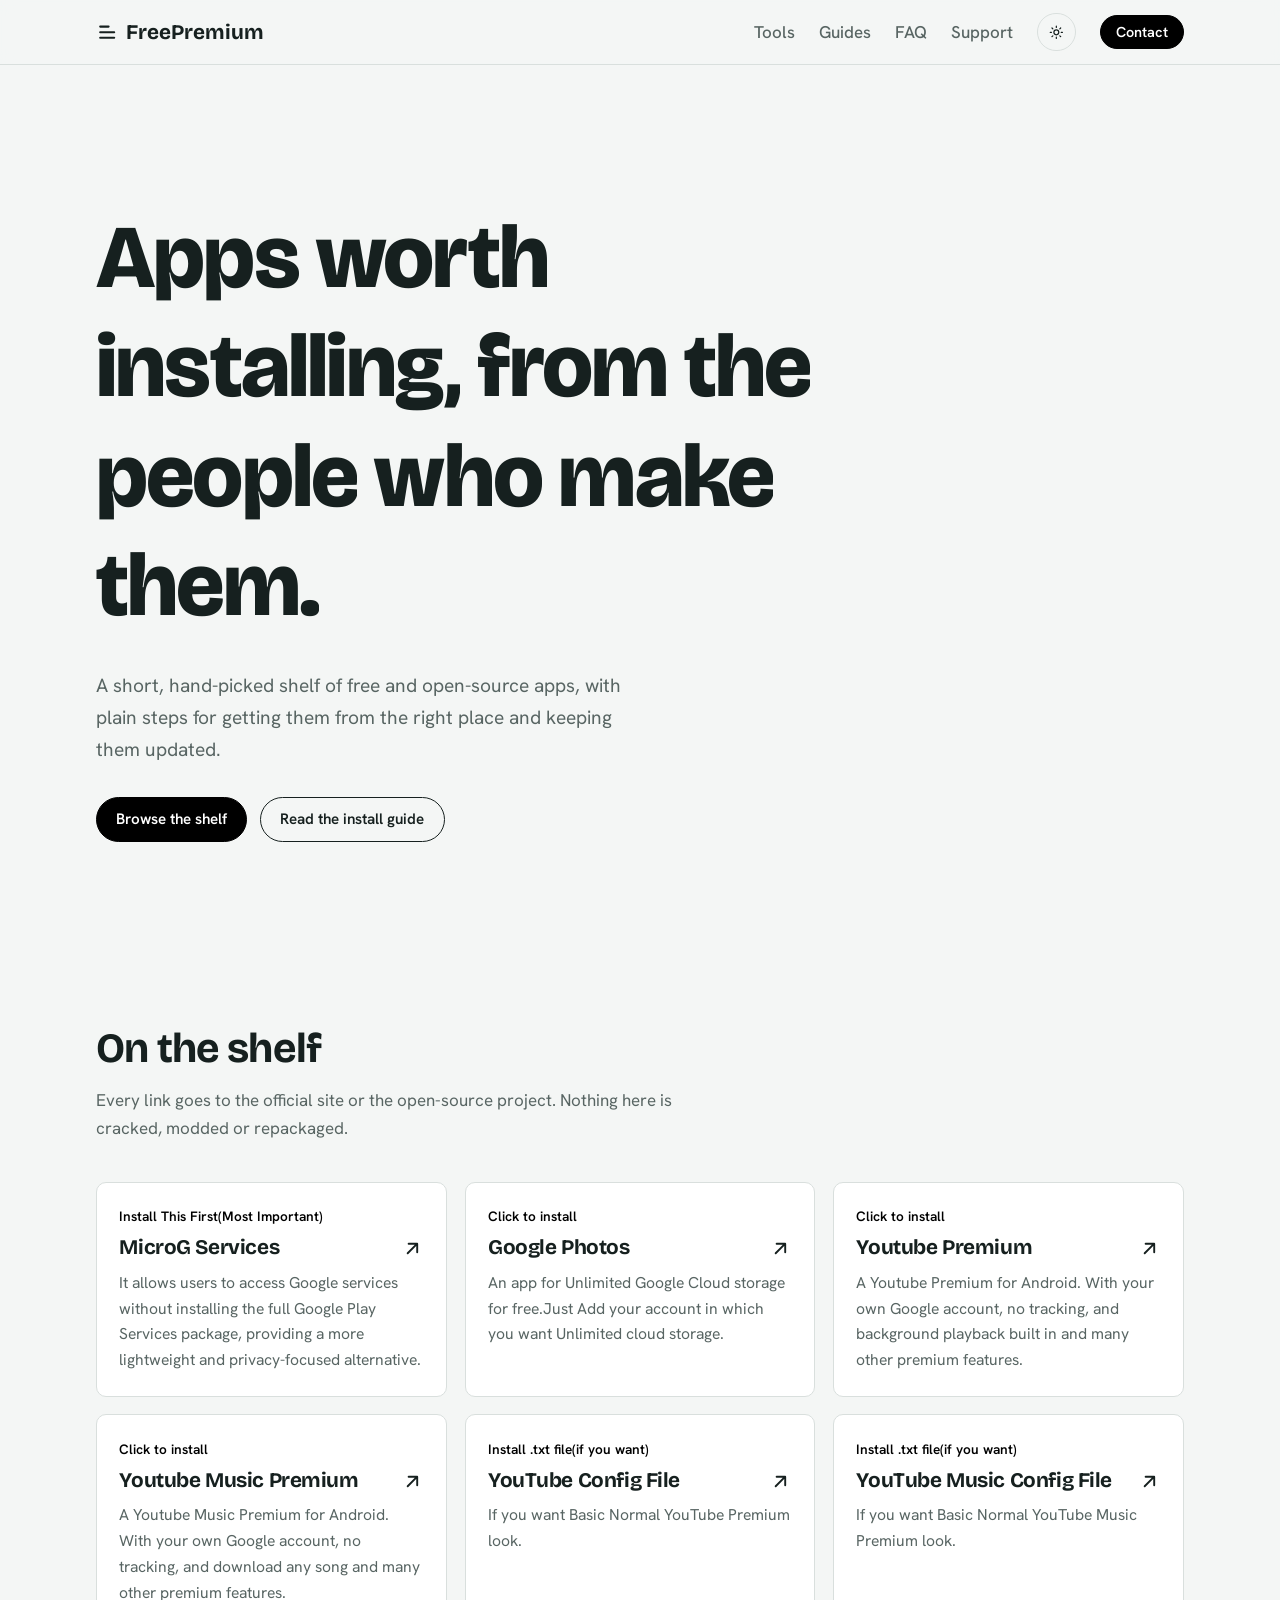
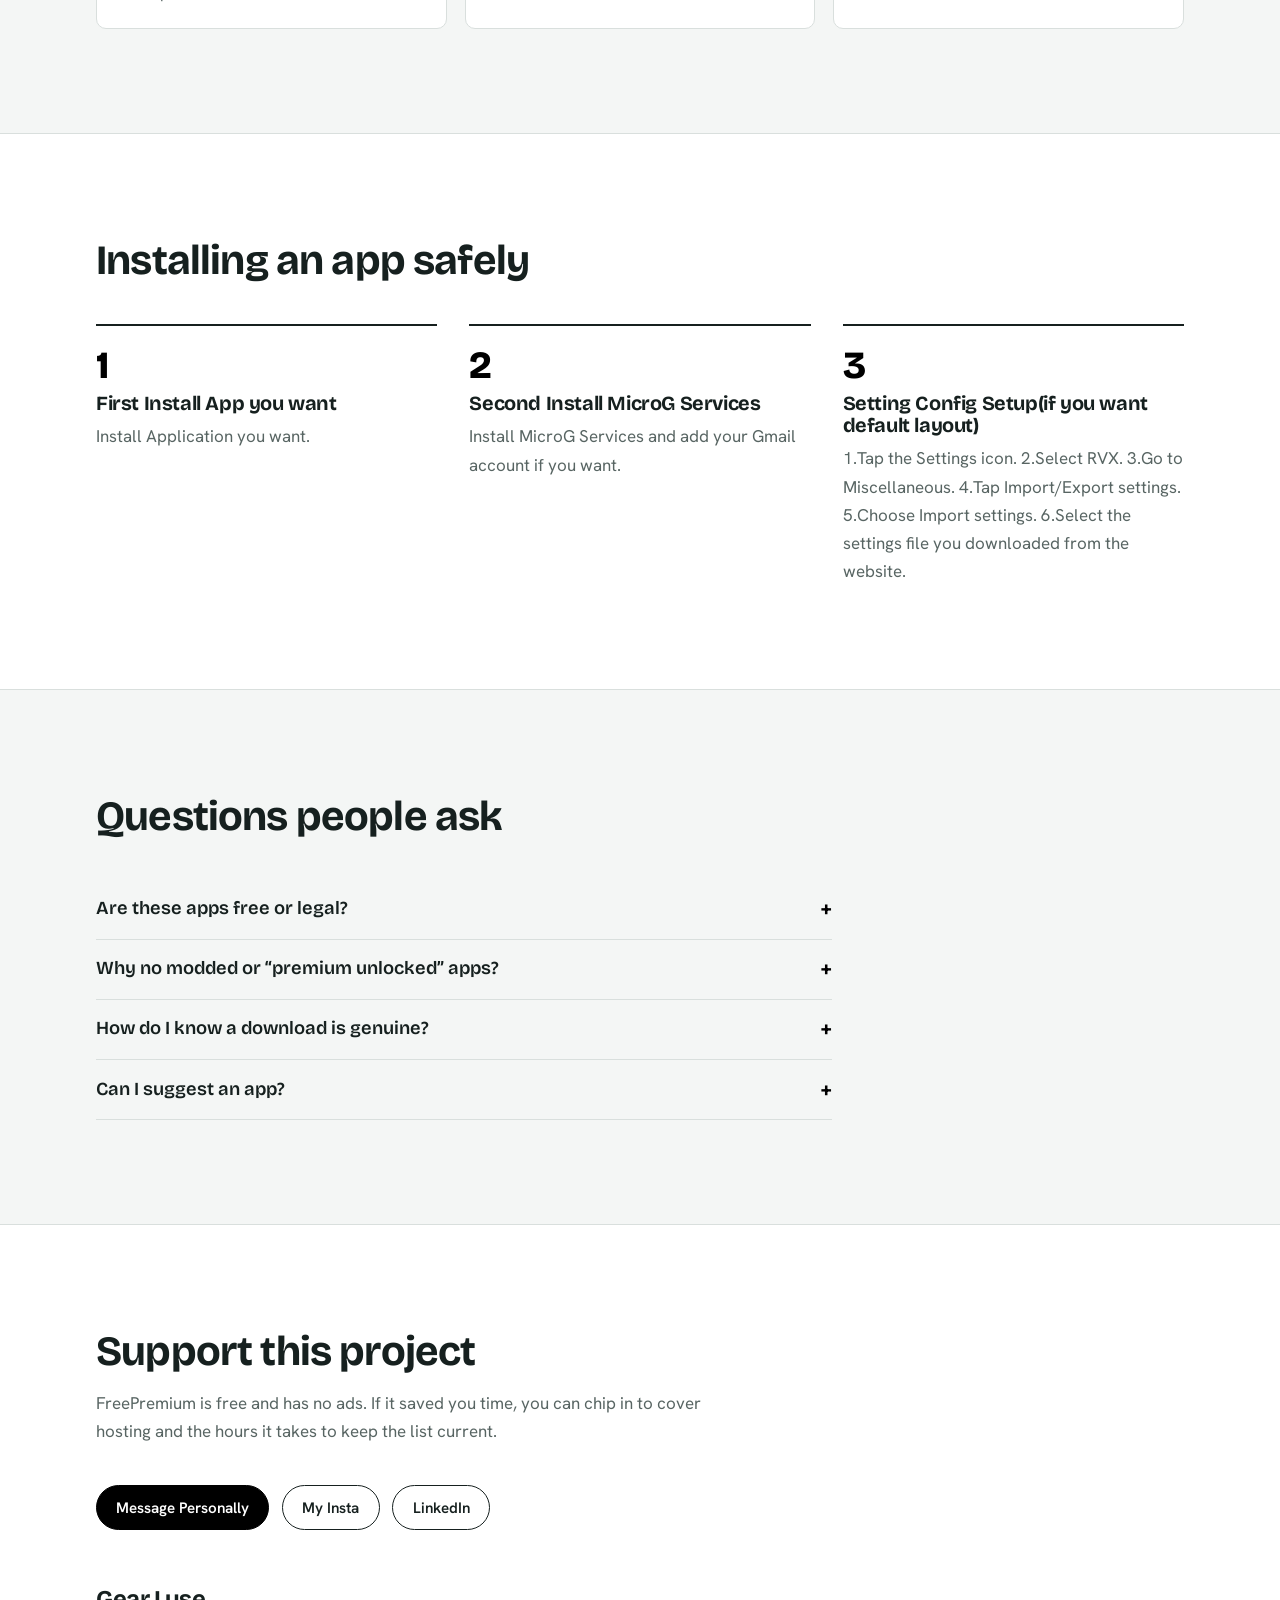
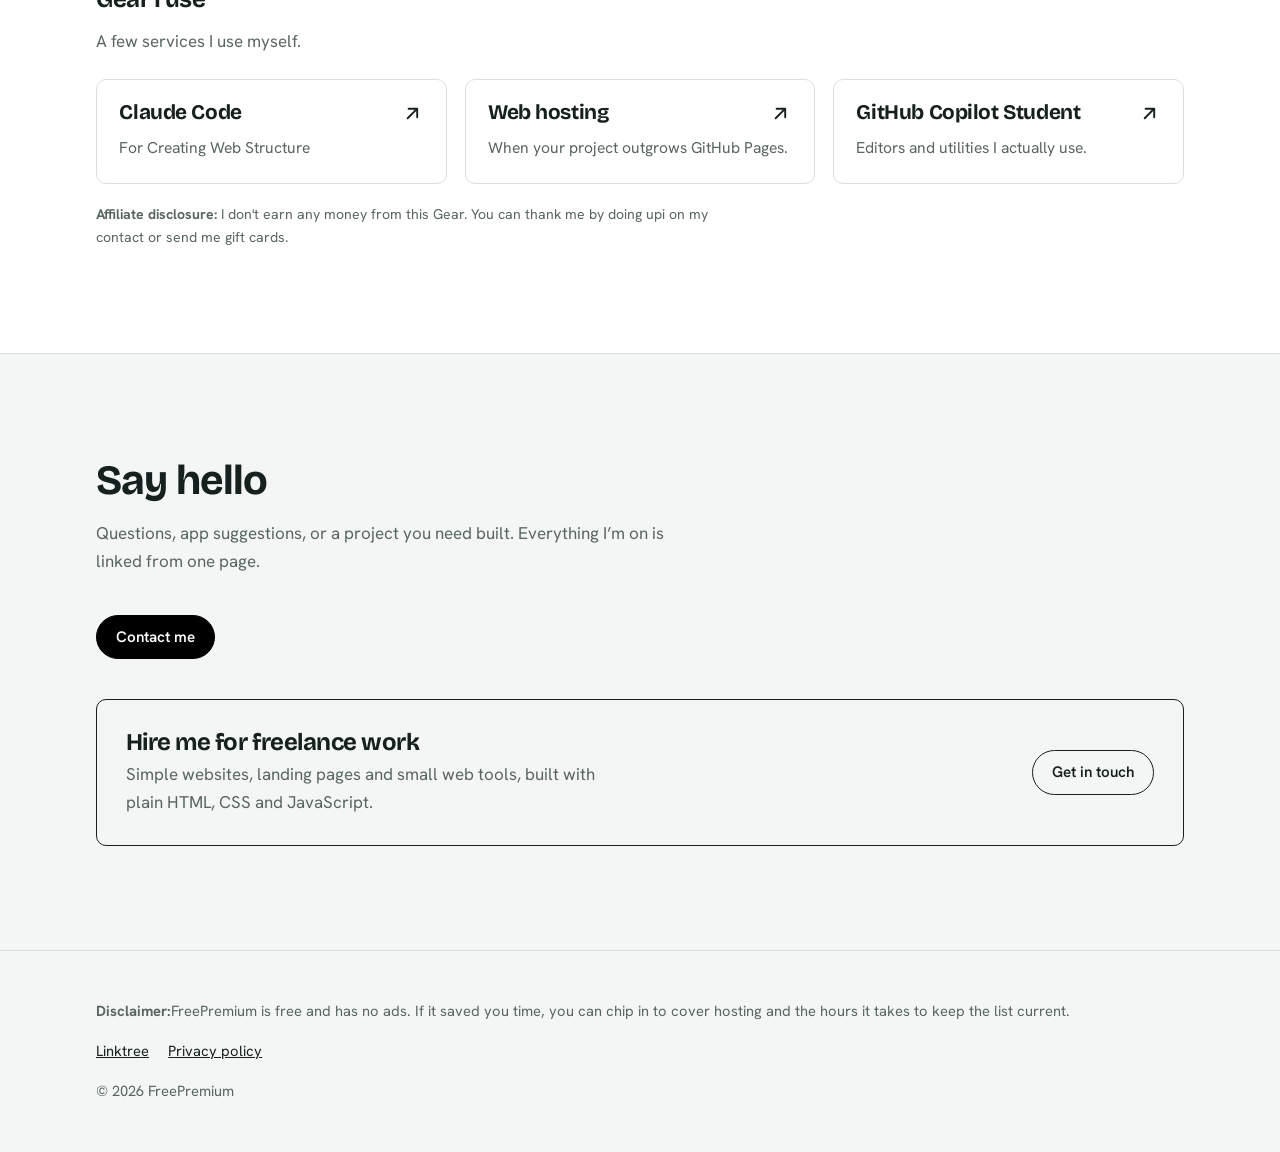
<file: index.html>
<!DOCTYPE html>
<html lang="en">
<head>
<meta charset="utf-8">
<meta name="viewport" content="width=device-width, initial-scale=1">
<title>FreePremium: good apps, installed safely</title>
<meta name="description" content="A short list of useful apps from their official sources, with plain guides for installing and updating them safely.">
<!-- Replace YOUR-USERNAME / YOUR-REPO after deploying -->
<link rel="canonical" href="https://YOUR-USERNAME.github.io/YOUR-REPO/">
<meta property="og:type" content="website">
<meta property="og:title" content="Toolshelf: good apps, installed safely">
<meta property="og:description" content="Useful apps from official sources, plus plain installation guides.">
<meta property="og:url" content="https://YOUR-USERNAME.github.io/YOUR-REPO/">
<meta name="twitter:card" content="summary">
<link rel="icon" href="assets/favicon.svg" type="image/svg+xml">
<link rel="preconnect" href="https://fonts.googleapis.com">
<link rel="preconnect" href="https://fonts.gstatic.com" crossorigin>
<link href="https://fonts.googleapis.com/css2?family=Bricolage+Grotesque:opsz,wght@12..96,500;12..96,700;12..96,800&family=Hanken+Grotesk:wght@400;500;600&display=swap" rel="stylesheet">
<script>/* Apply saved theme before paint (no flash) */
try{var t=localStorage.getItem("theme")||(matchMedia("(prefers-color-scheme: dark)").matches?"dark":"light");document.documentElement.dataset.theme=t}catch(e){}</script>
<link rel="stylesheet" href="style.css">
</head>
<body>
<a class="skip" href="#main">Skip to content</a>

<!-- Icon sprite: reused with <use href="#i-name"> -->
<svg width="0" height="0" style="position:absolute" aria-hidden="true">
  <symbol id="i-logo" viewBox="0 0 32 32"><path d="M6 24h20M6 16h20M6 8h12" stroke="currentColor" stroke-width="3" stroke-linecap="round" fill="none"/></symbol>
  <symbol id="i-sun" viewBox="0 0 24 24"><circle cx="12" cy="12" r="4"/><path d="M12 2v2M12 20v2M4.9 4.9l1.4 1.4M17.7 17.7l1.4 1.4M2 12h2M20 12h2M4.9 19.1l1.4-1.4M17.7 6.3l1.4-1.4"/></symbol>
  <symbol id="i-moon" viewBox="0 0 24 24"><path d="M21 12.8A9 9 0 1 1 11.2 3a7 7 0 0 0 9.8 9.8z"/></symbol>
  <symbol id="i-out" viewBox="0 0 24 24"><path d="M7 17 17 7M8 7h9v9"/></symbol>
</svg>

<header class="nav">
  <div class="wrap">
    <a class="logo" href="#top"><svg class="icon" aria-hidden="true"><use href="#i-logo"/></svg>FreePremium</a>
    <nav aria-label="Main"><ul>
      <li><a href="#tools">Tools</a></li>
      <li><a href="#guides">Guides</a></li>
      <li><a href="#faq">FAQ</a></li>
      <li><a href="#support">Support</a></li>
    </ul></nav>
    <button class="theme" id="theme" aria-label="Switch between dark and light mode">
      <svg class="icon sun" aria-hidden="true"><use href="#i-sun"/></svg>
      <svg class="icon moon" aria-hidden="true"><use href="#i-moon"/></svg>
    </button>
    <a class="btn primary small" href="https://linktr.ee/Kaustubh_2009" target="_blank" rel="noopener noreferrer">Contact</a>
  </div>
</header>

<main id="main">
  <section class="hero" id="top">
    <div class="wrap">
      <h1>Apps worth installing, from the people who make them.</h1>
      <p>A short, hand-picked shelf of free and open-source apps, with plain steps for getting them from the right place and keeping them updated.</p>
      <div class="row">
        <a class="btn primary" href="#tools">Browse the shelf</a>
        <a class="btn" href="#guides">Read the install guide</a>
      </div>
    </div>
  </section>

  <section id="tools">
    <div class="wrap">
      <div class="head">
        <h2>On the shelf</h2>
        <p class="lead">Every link goes to the official site or the open-source project. Nothing here is cracked, modded or repackaged.</p>
      </div>
      <!-- Cards are generated from the CARDS array in script.js -->
      <div class="grid" id="cards"></div>
    </div>
  </section>

  <section id="guides" class="alt">
    <div class="wrap">
      <div class="head"><h2>Installing an app safely</h2></div>
      <ol class="steps">
        <li class="reveal"><h3>First Install App you want</h3><p>Install Application you want.</p></li>
        <li class="reveal"><h3>Second Install MicroG Services</h3><p>Install MicroG Services and add your Gmail account if you want.</p></li>
        <li class="reveal"><h3>Setting Config Setup(if you want default layout)</h3><p>1.Tap the Settings icon. 2.Select RVX. 3.Go to Miscellaneous. 4.Tap Import/Export settings. 5.Choose Import settings. 6.Select the settings file you downloaded from the website.</p></li>       
      </ol>
    </div>
  </section>

  <section id="faq">
    <div class="wrap">
      <div class="head"><h2>Questions people ask</h2></div>
      <div class="faq">
        <details><summary>Are these apps free or legal?</summary><p>The ones listed are free to use. Some projects accept donations. Check each project’s own <a href="https://github.com/revanced">page</a> by yourself. It is vertified by Github and you can also check-out its API for more detail purposes.</p></details>
        <details><summary>Why no modded or “premium unlocked” apps?</summary><p>Modified copies of paid apps are usually pirated, and they’re a common way malware spreads. This site only links to official and open-source releases.</p></details>
        <details><summary>How do I know a download is genuine?</summary><p>Download from the project’s own site or repository, and compare the checksum if one is published. If a site is copying the app’s name but not its address, leave.</p></details>
        <details><summary>Can I suggest an app?</summary><p>Yes. Send a message through the contact link below with the project’s official website.</p></details>
      </div>
    </div>
  </section>

  <section id="support" class="alt">
    <div class="wrap">
      <div class="head">
        <h2>Support this project</h2>
        <p class="lead">FreePremium is free and has no ads. If it saved you time, you can chip in to cover hosting and the hours it takes to keep the list current.</p>
      </div>
      <!-- PLACEHOLDERS: replace each href="#" with your own link -->
      <div class="btns">
          <a class="btn primary" href="https://wa.me/918552984543" target="_blank" rel="noopener noreferrer">Message Personally</a>
          <a class="btn" href="https://www.instagram.com/itz.kaustubh_2009" target="_blank" rel="noopener noreferrer">My Insta</a>
          <a class="btn" href="https://www.linkedin.com/in/kaustubh-bharti" target="_blank" rel="noopener noreferrer">LinkedIn</a>
      </div>

      <h3 style="margin-top:3.5rem;font-size:1.5rem">Gear I use</h3>
      <p class="lead" style="margin-bottom:1.5rem">A few services I use myself.</p>
      <div class="grid" id="affiliates"></div>
      <p class="note"><strong>Affiliate disclosure:</strong> I don't earn any money from this Gear. You can thank me by doing upi on my contact or send me gift cards.</p>
    </div>
  </section>

  <section id="contact">
    <div class="wrap">
      <div class="head">
        <h2>Say hello</h2>
        <p class="lead">Questions, app suggestions, or a project you need built. Everything I’m on is linked from one page.</p>
      </div>
      <a class="btn primary" href="https://linktr.ee/Kaustubh_2009" target="_blank" rel="noopener noreferrer">Contact me</a>
      <div class="hire">
        <div><h3>Hire me for freelance work</h3><p>Simple websites, landing pages and small web tools, built with plain HTML, CSS and JavaScript.</p></div>
        <a class="btn" href="https://linktr.ee/Kaustubh_2009" target="_blank" rel="noopener noreferrer">Get in touch</a>
      </div>
    </div>
  </section>
</main>

<footer>
  <div class="wrap">
    <p><strong>Disclaimer:</strong>FreePremium is free and has no ads. If it saved you time, you can chip in to cover hosting and the hours it takes to keep the list current.</p>
    <div class="links">
      <a href="https://linktr.ee/Kaustubh_2009" target="_blank" rel="noopener noreferrer">Linktree</a>
      <a href="privacy.html">Privacy policy</a>
    </div>
    <p>&copy; <span id="year">2026</span> FreePremium</p>
  </div>
</footer>
<script src="script.js"></script>
</body>
</html>
</file>
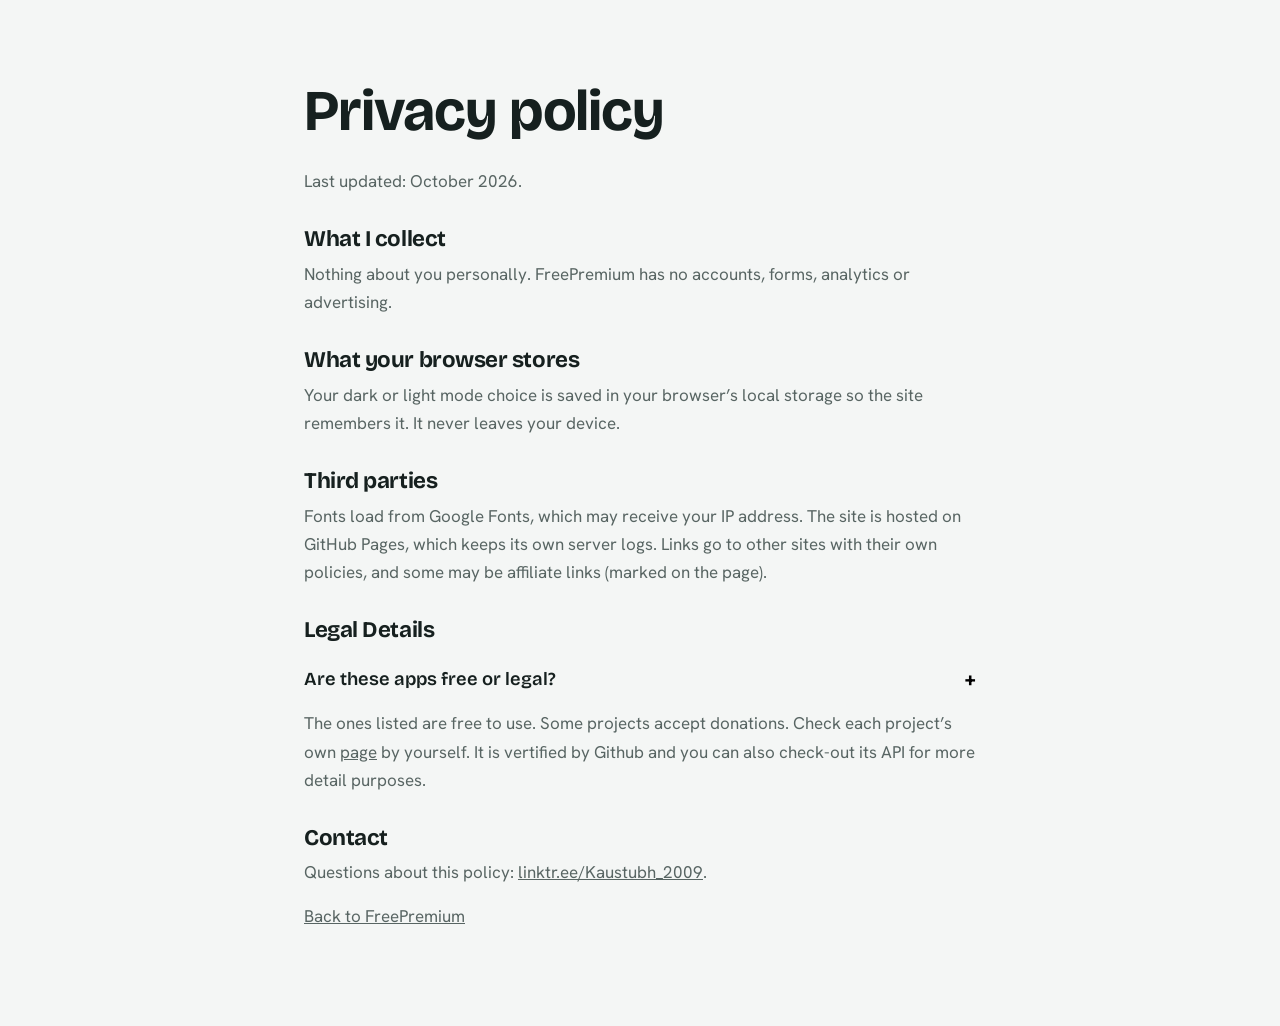
<file: privacy.html>
<!DOCTYPE html>
<html lang="en">
<head>
<meta charset="utf-8">
<meta name="viewport" content="width=device-width, initial-scale=1">
<title>Privacy policy | FreePremium</title>
<meta name="description" content="What data Toolshelf collects (almost none).">
<link rel="icon" href="assets/favicon.svg" type="image/svg+xml">
<link href="https://fonts.googleapis.com/css2?family=Bricolage+Grotesque:opsz,wght@12..96,700;12..96,800&family=Hanken+Grotesk:wght@400;600&display=swap" rel="stylesheet">
<script>try{var t=localStorage.getItem("theme")||(matchMedia("(prefers-color-scheme: dark)").matches?"dark":"light");document.documentElement.dataset.theme=t}catch(e){}</script>
<link rel="stylesheet" href="style.css">
</head>
<body>
<main class="wrap page">
  <h1>Privacy policy</h1>
  <p>Last updated: October 2026.</p>
  <h2>What I collect</h2>
  <p>Nothing about you personally. FreePremium has no accounts, forms, analytics or advertising.</p>
  <h2>What your browser stores</h2>
  <p>Your dark or light mode choice is saved in your browser’s local storage so the site remembers it. It never leaves your device.</p>
  <h2>Third parties</h2>
  <p>Fonts load from Google Fonts, which may receive your IP address. The site is hosted on GitHub Pages, which keeps its own server logs. Links go to other sites with their own policies, and some may be affiliate links (marked on the page).</p>
  <h2>Legal Details</h2>
  <summary>Are these apps free or legal?</summary><p>The ones listed are free to use. Some projects accept donations. Check each project’s own <a href="https://github.com/revanced">page</a> by yourself. It is vertified by Github and you can also check-out its API for more detail purposes.</p>
  <h2>Contact</h2>
  <p>Questions about this policy: <a href="https://linktr.ee/Kaustubh_2009" target="_blank" rel="noopener noreferrer">linktr.ee/Kaustubh_2009</a>.</p>
  <p><a href="index.html">Back to FreePremium</a></p>
</main>
</body>
</html>
</file>
<file: style.css>
/* ==========================================================
   TOOLSHELF — style.css
   EDIT COLORS HERE: change the variables in :root (light mode)
   and [data-theme="dark"] (dark mode). Accent = --accent.
   ========================================================== */
:root{
  --bg:#F4F6F5; --surface:#FFFFFF; --text:#16201F; --muted:#586563;
  --line:#D9DFDD; --accent:#000000; --accent-ink:#FFFFFF;
  --radius:10px;
  --head:"Bricolage Grotesque",Georgia,serif;
  --body:"Hanken Grotesk",system-ui,sans-serif;
  color-scheme:light;
}
[data-theme="dark"]{
  --bg:#121716; --surface:#000000; --text:#E8EEEC; --muted:#97A5A2;
  --line:#2A3331; --accent:#ffffff; --accent-ink:#0B1413;
  color-scheme:dark;
}
*{box-sizing:border-box}
html{scroll-behavior:smooth;scroll-padding-top:5rem}
body{margin:0;background:var(--bg);color:var(--text);font:1.0625rem/1.65 var(--body);-webkit-font-smoothing:antialiased}
h1,h2,h3{font-family:var(--head);line-height:1.1;letter-spacing:-.02em;margin:0}
p{margin:0}
a{color:inherit}
:focus-visible{outline:3px solid var(--accent);outline-offset:3px;border-radius:4px}
.wrap{width:min(68rem,100% - 2.5rem);margin-inline:auto}
.skip{position:absolute;left:-999px;top:.5rem;background:var(--accent);color:var(--accent-ink);padding:.5rem 1rem;z-index:99}
.skip:focus{left:.5rem}
.icon{width:1.1em;height:1.1em;fill:none;stroke:currentColor;stroke-width:2;stroke-linecap:round;stroke-linejoin:round;flex:none}

/* Buttons */
.btn{display:inline-flex;align-items:center;gap:.5rem;padding:.7rem 1.2rem;border-radius:999px;border:1.5px solid var(--text);
  font:600 .95rem var(--body);text-decoration:none;color:var(--text);background:transparent;cursor:pointer;transition:background .2s,color .2s,border-color .2s}
.btn:hover{background:var(--text);color:var(--bg)}
.btn.primary{background:var(--accent);border-color:var(--accent);color:var(--accent-ink)}
.btn.primary:hover{filter:brightness(1.1);background:var(--accent);color:var(--accent-ink)}
.btn.small{padding:.45rem .95rem;font-size:.9rem}

/* Navbar */
.nav{position:sticky;top:0;z-index:20;background:color-mix(in srgb,var(--bg) 92%,transparent);border-bottom:1px solid var(--line);backdrop-filter:blur(8px)}
.nav .wrap{display:flex;align-items:center;gap:1.5rem;min-height:4rem}
.logo{font:700 1.3rem var(--head);text-decoration:none;margin-right:auto;display:flex;align-items:center;gap:.5rem}
.logo svg{width:1.4rem;height:1.4rem}
.nav ul{display:flex;gap:1.5rem;list-style:none;margin:0;padding:0}
.nav ul a{text-decoration:none;color:var(--muted);font-weight:500;transition:color .2s}
.nav ul a:hover{color:var(--text)}
.theme{background:none;border:1.5px solid var(--line);color:var(--text);width:2.4rem;height:2.4rem;border-radius:50%;display:grid;place-items:center;cursor:pointer;transition:border-color .2s}
.theme:hover{border-color:var(--accent)}
.theme .moon{display:none}
[data-theme="dark"] .theme .sun{display:none}
[data-theme="dark"] .theme .moon{display:block}
@media(max-width:44rem){.nav ul{display:none}}

/* Sections */
section{padding:clamp(3.5rem,9vw,6.5rem) 0}
.lead{color:var(--muted);max-width:38rem;margin-top:.9rem}
h2{font-size:clamp(1.8rem,4vw,2.6rem)}
.head{margin-bottom:2.5rem}

/* Hero — the one loud element is the type */
.hero{padding:clamp(4rem,12vw,9rem) 0 clamp(3rem,7vw,5rem)}
.hero h1{font-size:clamp(2.6rem,8vw,5.6rem);max-width:15ch;font-weight:800;animation:rise .7s ease both}
.hero p{font-size:1.2rem;color:var(--muted);max-width:34rem;margin:1.5rem 0 2rem;animation:rise .7s .1s ease both}
.hero .row{display:flex;flex-wrap:wrap;gap:.8rem;animation:rise .7s .2s ease both}
@keyframes rise{from{opacity:0;transform:translateY(14px)}}

/* Cards */
.grid{display:grid;gap:1.1rem;grid-template-columns:repeat(auto-fit,minmax(min(100%,19rem),1fr))}
.card{display:flex;flex-direction:column;gap:.6rem;padding:1.4rem;background:var(--surface);border:1px solid var(--line);border-radius:var(--radius);text-decoration:none;transition:border-color .2s,transform .2s}
.card:hover{border-color:var(--accent);transform:translateY(-2px)}
.card h3{font-size:1.3rem;display:flex;justify-content:space-between;align-items:center;gap:.5rem}
.card p{color:var(--muted);font-size:.98rem;flex:1}
.tag{font-size:.85rem;font-weight:600;color:var(--accent)}

/* Steps */
.steps{list-style:none;margin:0;padding:0;display:grid;gap:2rem;grid-template-columns:repeat(auto-fit,minmax(min(100%,17rem),1fr));counter-reset:s}
.steps li{counter-increment:s;border-top:2px solid var(--text);padding-top:1rem}
.steps li::before{content:counter(s);font:800 2.4rem var(--head);color:var(--accent);display:block}
.steps h3{font-size:1.25rem;margin:.3rem 0 .5rem}
.steps p{color:var(--muted)}

/* FAQ */
.faq{max-width:46rem}
details{border-bottom:1px solid var(--line)}
summary{cursor:pointer;list-style:none;padding:1.1rem 0;font:600 1.15rem var(--head);display:flex;justify-content:space-between;gap:1rem}
summary::-webkit-details-marker{display:none}
summary::after{content:"+";font-size:1.5rem;line-height:1;color:var(--accent);transition:transform .25s}
details[open] summary::after{transform:rotate(45deg)}
details p{padding:0 0 1.2rem;color:var(--muted);animation:rise .3s ease both}

/* Support / affiliate / hire */
.alt{border-block:1px solid var(--line);background:var(--surface)}
.btns{display:flex;flex-wrap:wrap;gap:.8rem;margin-top:1.5rem}
.note{font-size:.88rem;color:var(--muted);margin-top:1.2rem;max-width:40rem}
.hire{display:flex;flex-wrap:wrap;gap:1.5rem;align-items:center;justify-content:space-between;padding:1.8rem;border:1.5px solid var(--text);border-radius:var(--radius);margin-top:2.5rem}
.hire h3{font-size:1.5rem}
.hire p{color:var(--muted);margin-top:.3rem;max-width:30rem}

/* Footer */
footer{padding:3rem 0;border-top:1px solid var(--line);color:var(--muted);font-size:.92rem}
footer .wrap{display:grid;gap:1rem}
footer .links{display:flex;gap:1.2rem;flex-wrap:wrap}
footer a{color:var(--text)}

/* Simple pages (privacy, 404) */
.page{padding:5rem 0;max-width:42rem}
.page h1{font-size:clamp(2.2rem,6vw,3.6rem);margin-bottom:1.5rem}
.page h2{font-size:1.4rem;margin:2rem 0 .5rem}
.page p{color:var(--muted);margin-bottom:1rem}

/* Fade-in on scroll (JS adds .in) */
.reveal{opacity:0;transform:translateY(12px);transition:opacity .5s,transform .5s}
.reveal.in{opacity:1;transform:none}
@media(prefers-reduced-motion:reduce){*{animation:none!important;transition:none!important}.reveal{opacity:1;transform:none}html{scroll-behavior:auto}}

/* Animated headline */
.hero h1{animation:none}
.hero h1 .w{display:inline-block;overflow:hidden;vertical-align:top;padding-bottom:.12em}
.hero h1 .w > span{display:inline-block;transform:translateY(110%);
  animation:wordUp .8s cubic-bezier(.2,.8,.2,1) forwards;transition:color .25s}
.hero h1 .w:hover > span{color:var(--accent)}
@keyframes wordUp{to{transform:none}}
@media(prefers-reduced-motion:reduce){.hero h1 .w > span{transform:none}}
/* Hover effects */
.nav ul a{position:relative}
.nav ul a::after{content:"";position:absolute;left:0;bottom:-4px;width:100%;height:2px;
  background:var(--accent);transform:scaleX(0);transform-origin:left;transition:transform .25s}
.nav ul a:hover::after,.nav ul a:focus-visible::after{transform:scaleX(1)}
.btn:hover{transform:translateY(-2px)}
summary:hover{color:var(--accent)}
.steps li{transition:border-color .25s}
.steps li:hover{border-color:var(--accent)}
.btn:hover{transform:translateY(-2px)}
</file>
